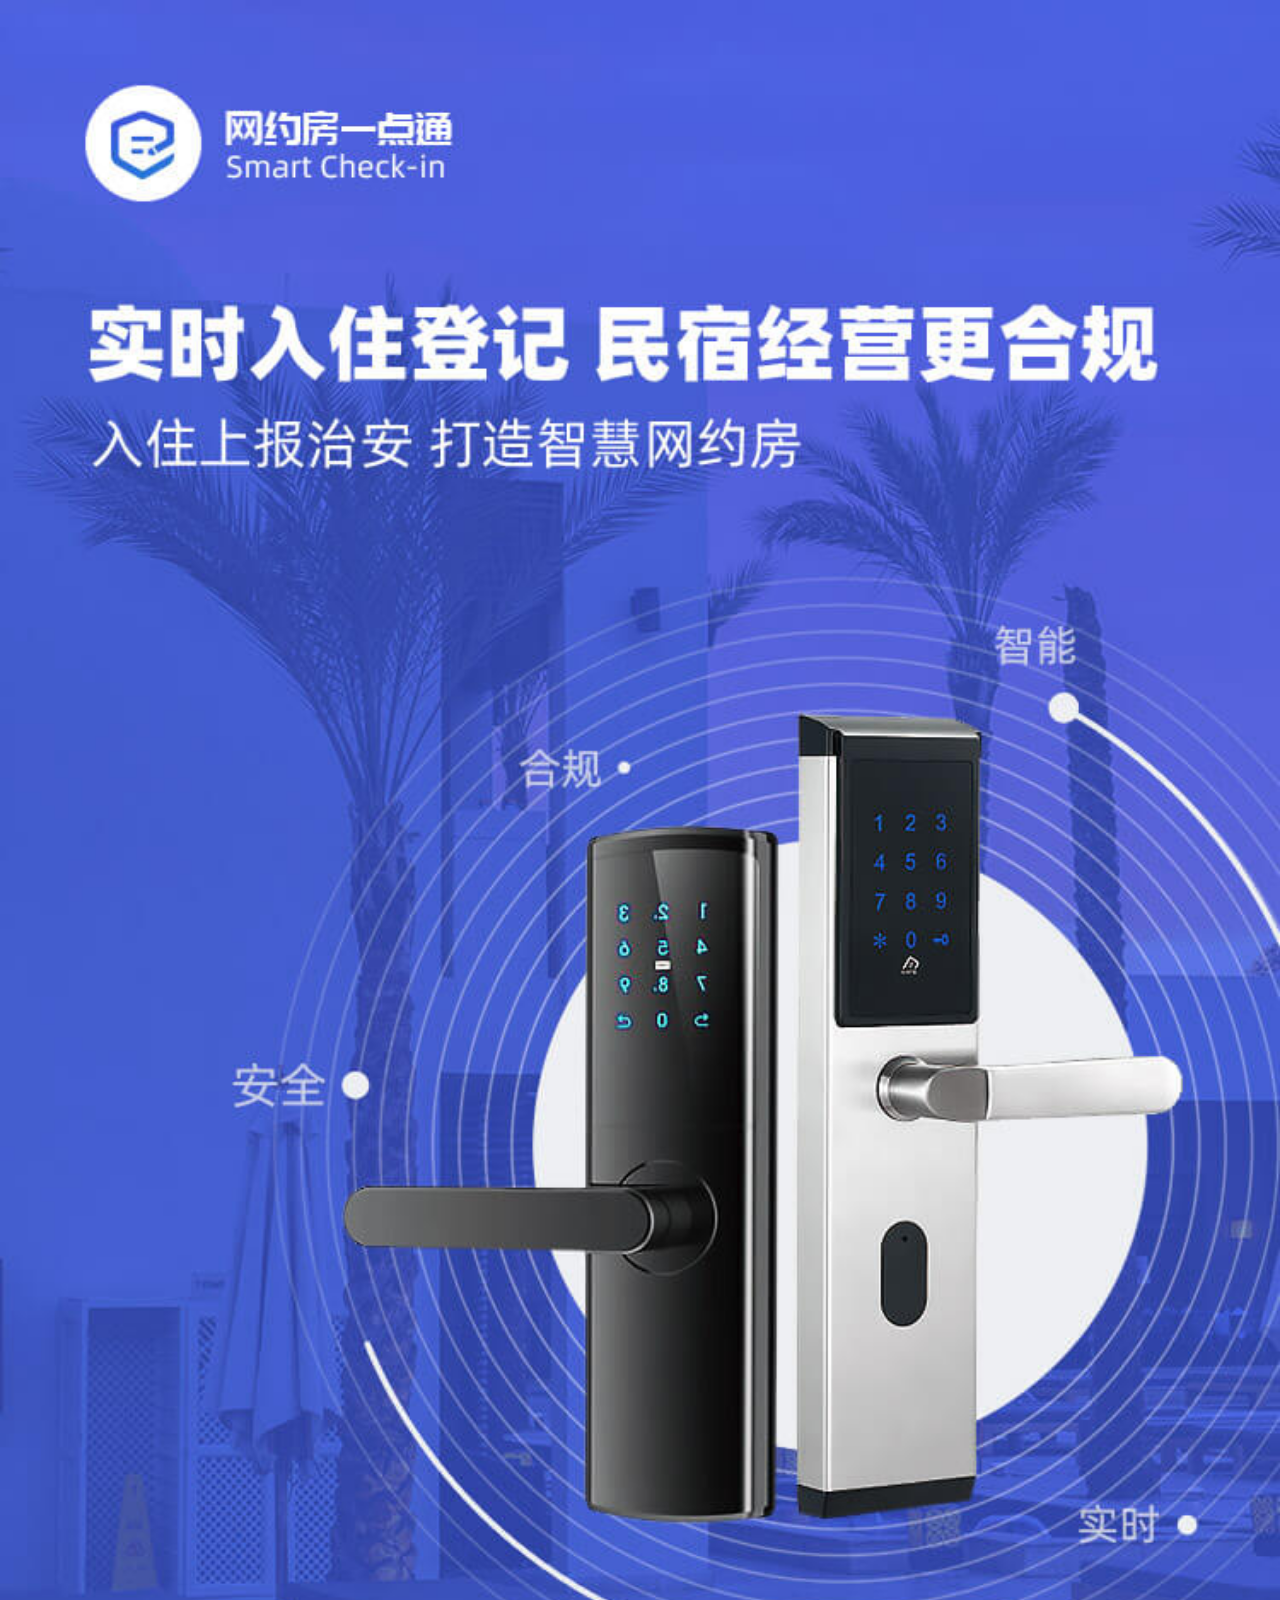
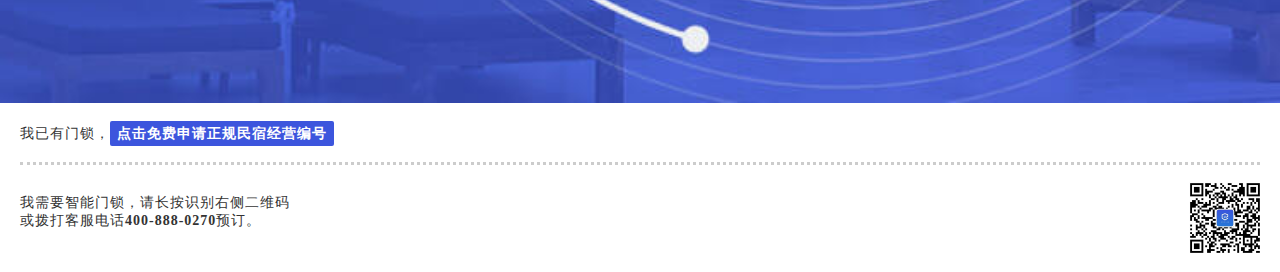
<file: index.html>
<!DOCTYPE html>
<html>
  <head>
    <meta charset="utf-8" />
    <meta content="telephone=no" name="format-detection" />
    <meta name="viewport" content="width=device-width, initial-scal=1.0,maxium-scale=1.0,user-scalable=no">
    <link rel="stylesheet" href="./public/index.css">
    <title>网约房一点通</title>
  </head>
  <body>
    <div>
        <img class="bg" src="./assets/flyer-bg.jpg" alt="">
        <div class="content"> 
          <div class="go-apply">
            <div>我已有门锁，</div>
            <div class="go-btn" onclick="goGuide()">点击免费申请正规民宿经营编号</div>
          </div>
          <div class="contact-us">
            <div class="contact-text">我需要智能门锁，请长按识别右侧二维码或拨打客服电话<span style="font-weight: bold;">400-888-0270</span>预订。</div>
            <img class="qr-code" src="./assets/QR-code-one.png">
          </div>
        </div>
    </div>
  </body>
  <script>
    function goGuide(){
      window.location.href = "./guide.html";
    }
  </script>
</html>
</file>
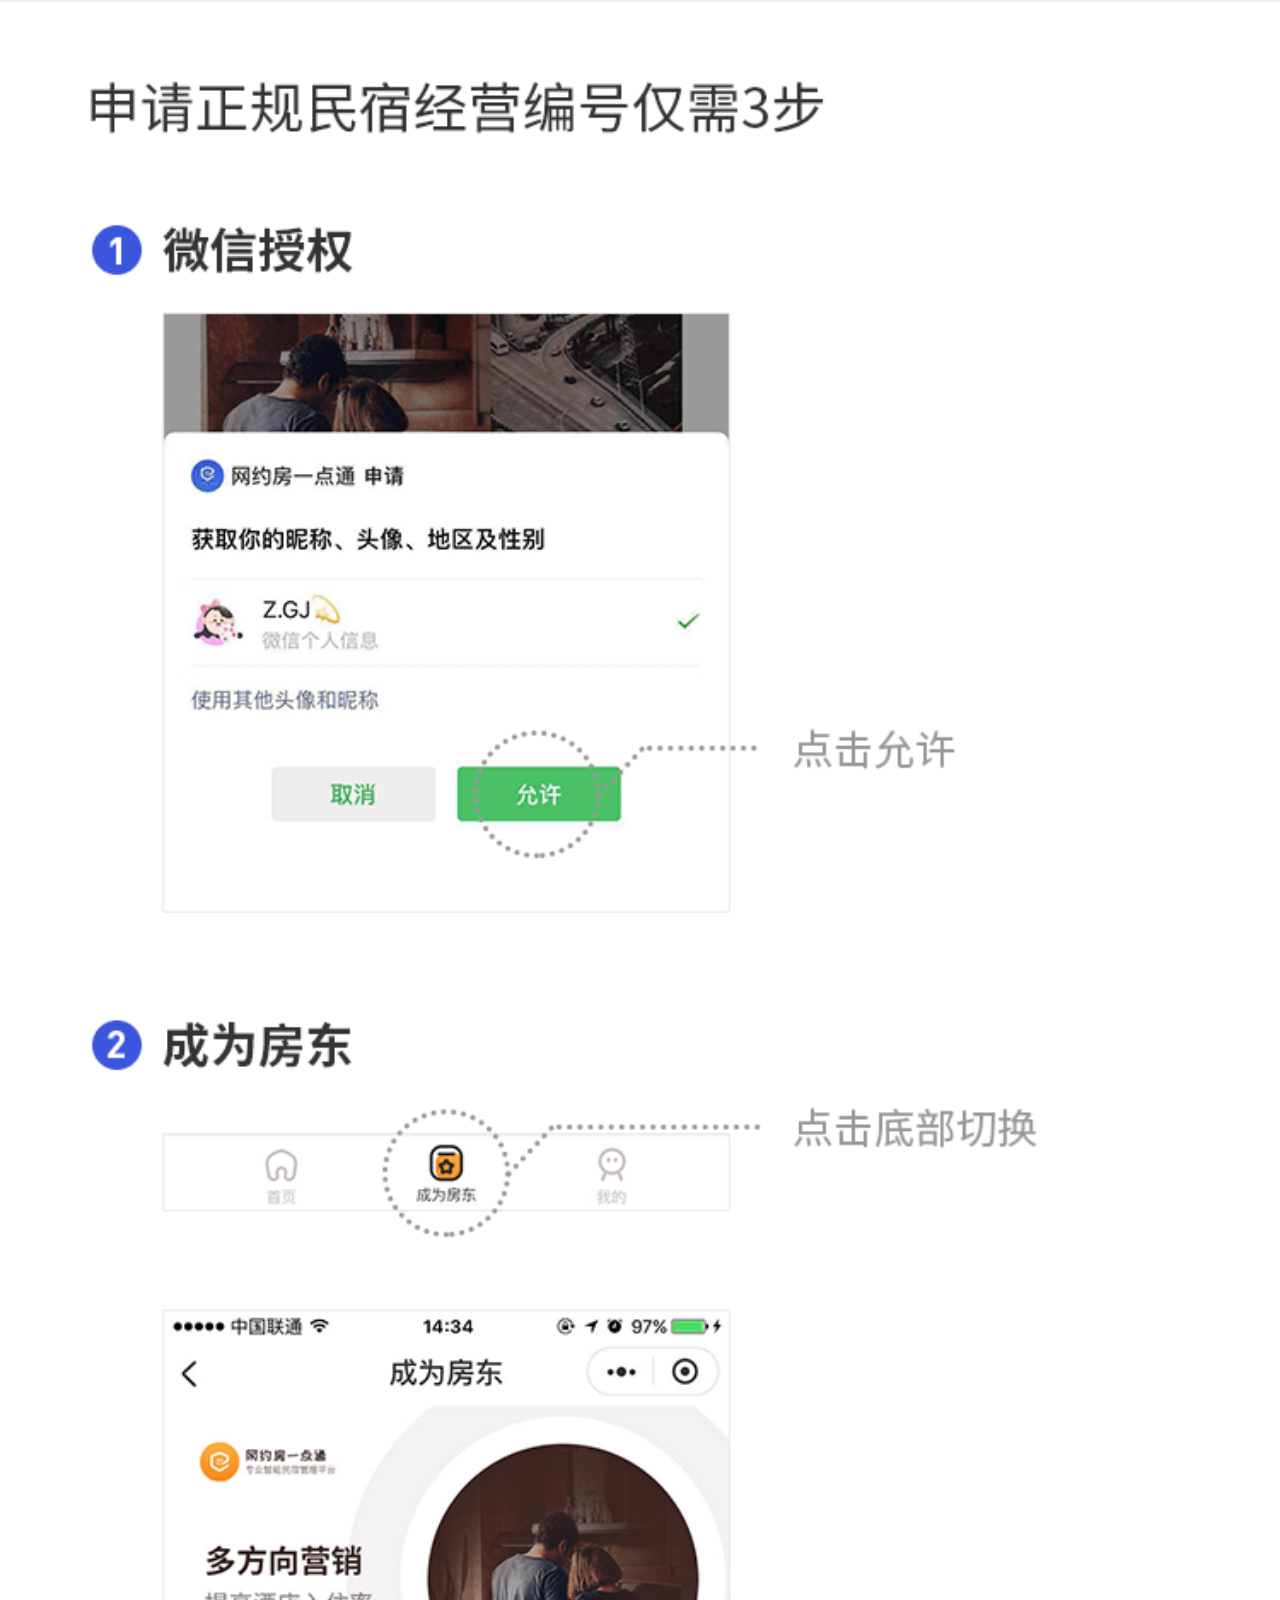
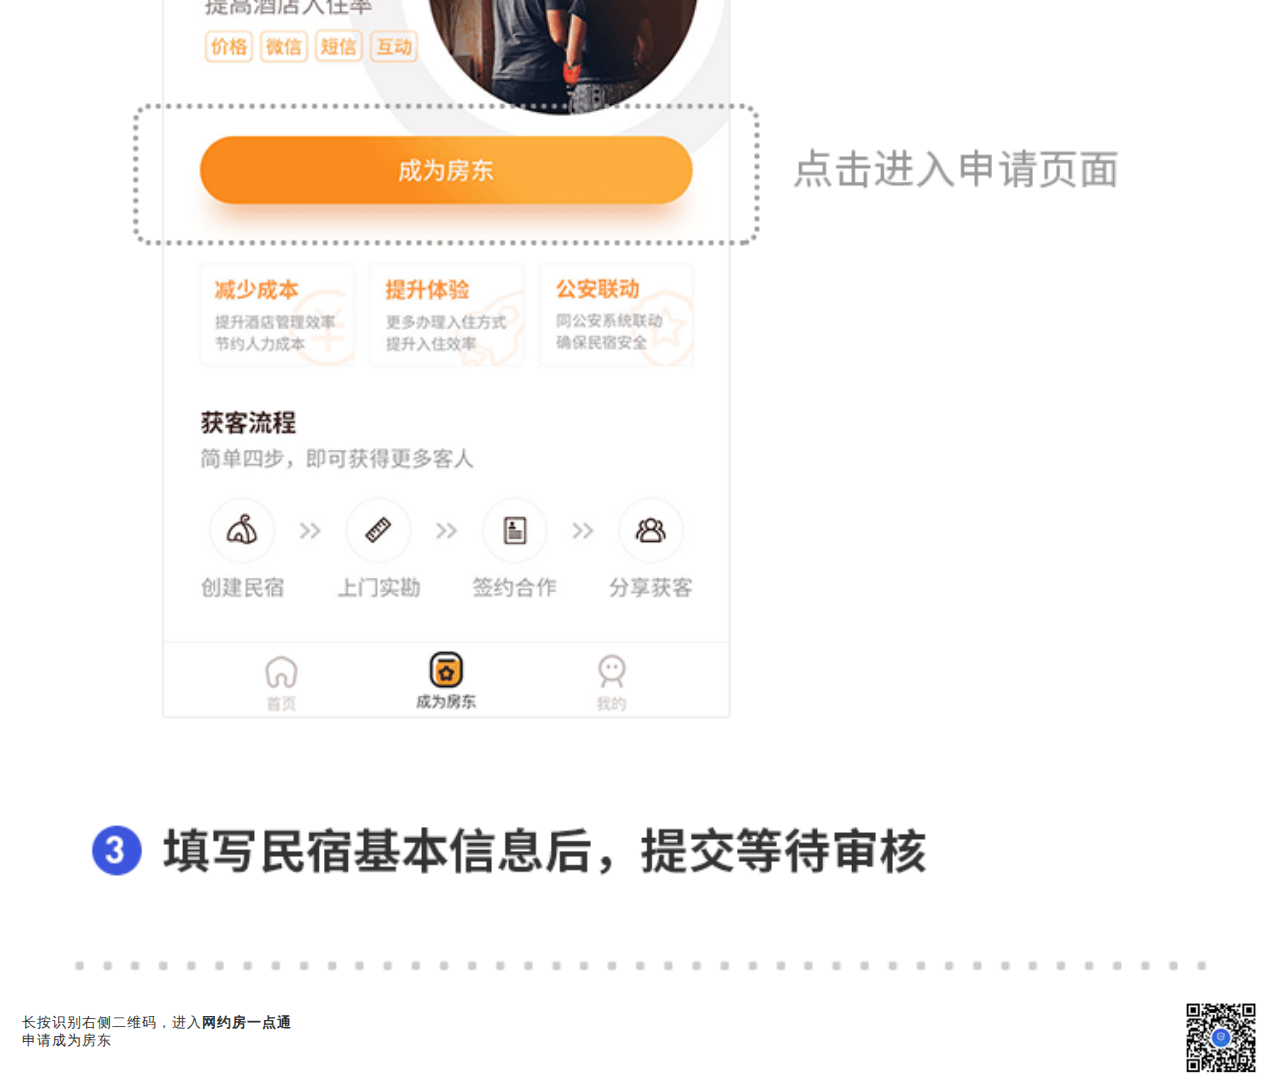
<file: guide.html>
<!DOCTYPE html>
<html>
  <head>
    <meta charset="utf-8" />
    <meta content="telephone=no" name="format-detection" />
    <meta name="viewport" content="width=device-width, initial-scal=1.0,maxium-scale=1.0,user-scalable=no">
    <link rel="stylesheet" href="./public/index.css">
    <script type="text/javascript" src="https://res.wx.qq.com/open/js/jweixin-1.3.2.js"></script>
    <title>网约房一点通</title>
  </head>
  <body>
    <div class="container">
      <img class="step" src="./assets/number-one.png">
      <img class="step" src="./assets/number-two.png">
      <!-- <img class="step" onclick="goOurMiniApp()" src="./assets/number-three.png"> -->
      <!-- 单独虚分割线 -->
      <img class="step" src="./assets/line.png">
      <div class="contact-us">
        <div class="contact-text">长按识别右侧二维码，进入<span style="font-weight: bold;">网约房一点通</span>申请成为房东</div>
        <img class="qr-code" src="./assets/QR-code.png">
      </div>
    </div>
  </body>
  <script>
    function goOurMiniApp(){
      wx.miniProgram.navigateTo({url: 'pages/index/index'})
    }
  </script>
</html>
</file>
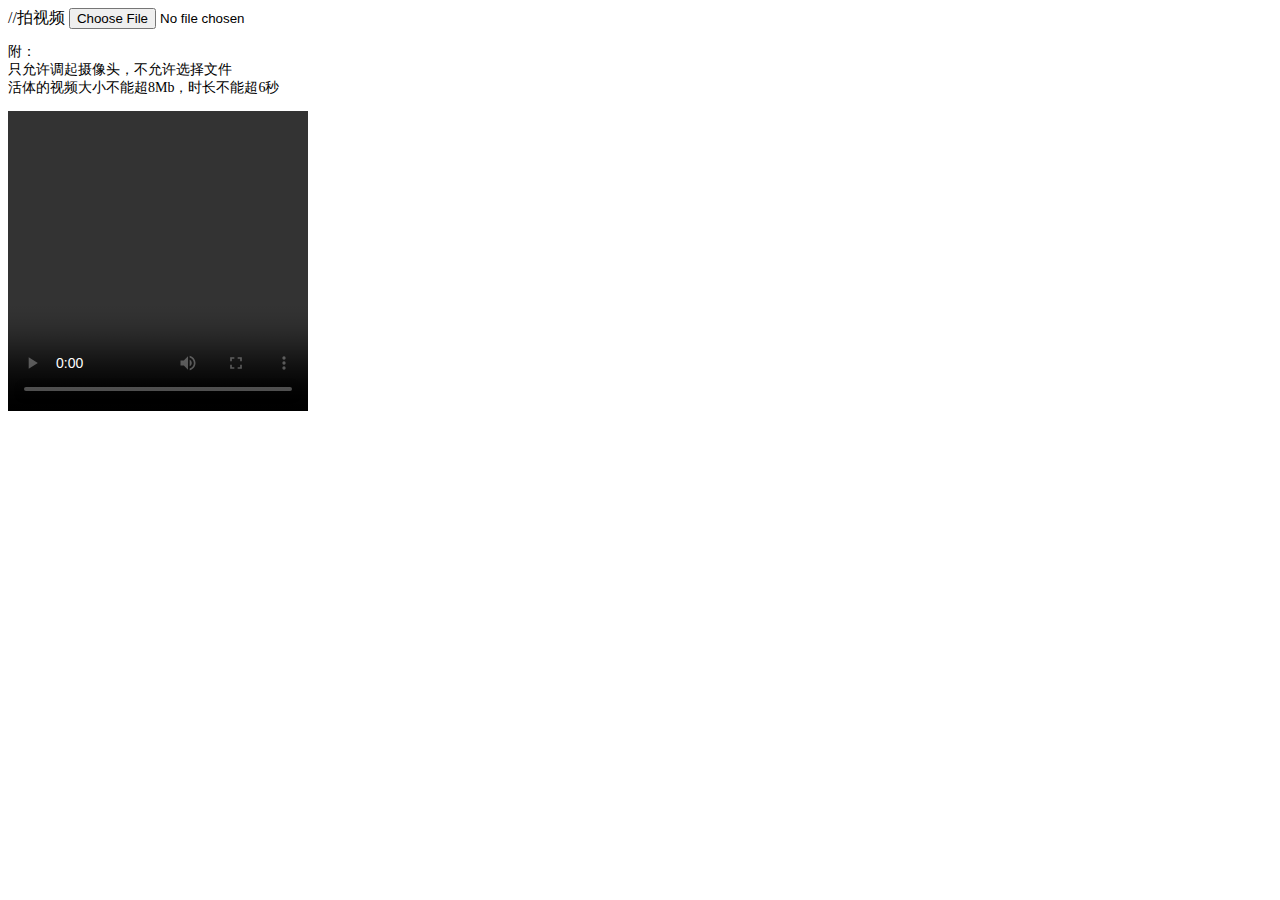
<file: demo/DEMO.html>
<!DOCTYPE HTML>
<html>


<head>

<meta charset="utf-8">

<!--<meta name="viewport" content="width=device-width, initial-scale=1, maximum-scale=1, minimum-scale=1, user-scalable=no, minimal-ui">-->

<meta name="viewport" content="initial-scale=1.0, maximum-scale=1.0, user-scalable=no" />

<meta name="HandheldFriendly" content="true" />

<meta name="MobileOptimized" content="320" />

<meta name="apple-mobile-web-app-capable" content="yes">

<meta name="apple-mobile-web-app-status-bar-style" content="black">

<title>input视频测试</title>

</head>


<body>

<!--拍照 <input id="myfile" type="file" name="file" accept="image#zs#" capture="camera"> -->
//拍视频

<!-- <input type="file" name="video" id="video-input" accept="video#zs#" capture="user" onchange="videoChange()" /> -->
<input type="file" name="video" id="video-input" accept="video/*" capture="camcorder" onchange="videoChange()">

<p style="font-size: 14px">附：
<br>只允许调起摄像头，不允许选择文件

<br>活体的视频大小不能超8Mb，时长不能超6秒

<br><span id='info'></span>

</p>

<video id="video" width='300' height="300" controls autoplay></video>


<script type="text/javascript">

function videoChange() {

var file = document.getElementById('video-input').files[0];

var fileSize = (Math.round(file.size / 1024)).toFixed();

document.getElementById('info').innerHTML += "所录视频大小约为：" + (fileSize / 1024).toFixed(2) + "Mb";


var url = URL.createObjectURL(file);

console.log(url);

document.getElementById("video").src = url;

}

</script>

</body>


</html>
</file>
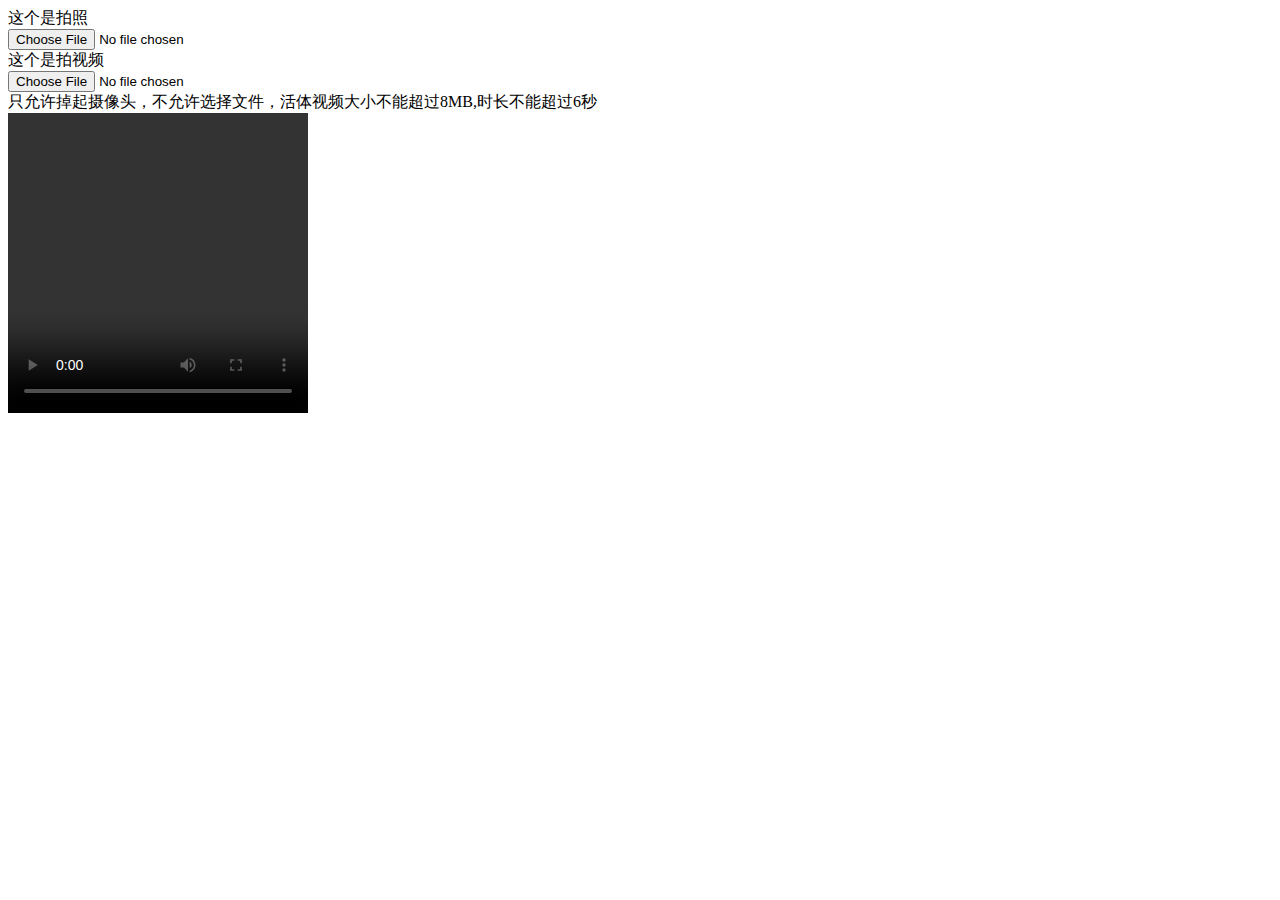
<file: demo/活体DEMO.html>
<!DOCTYPE html>
<html>
  <head>
    <meta charset="utf-8">
    <meta name="viewport" content="initial-scale=1.0, maximum-scale=1.0, user-scalable=no" />

    <meta name="HandheldFriendly" content="true" />

    <meta name="MobileOptimized" content="320" />

    <meta name="apple-mobile-web-app-capable" content="yes">

    <meta name="apple-mobile-web-app-status-bar-style" content="black">

    <title>input视频测试</title>

  </head>
  <body>
    <span>这个是拍照</span><br>
    <input type="file" accept="image#zs#" capture="camera"><br>
    <span>这个是拍视频</span><br>
    <input type="file" name="video-input" accept="video#zs#" capture="user" onchange="videoChange()"><br>
    <span>只允许掉起摄像头，不允许选择文件，活体视频大小不能超过8MB,时长不能超过6秒</span><br>
    <video id="video" width='300' height="300" controls autoplay></video><br>
    <span id='info'></span>
  </body>
  <script>
    function videoChange(){
      var file = document.getElementById('video-input').files[0];
      var fileSize = (Math.round(file.size/1024)).toFixed();
      document.getElementById('info').innerHTML += "所录制视频大小约为："+(fileSize/1024).toFixed(2)+"Mb";
      var url = URL.createObjectURL('file');
      console.log(url);
      document.getElementById('video').src = url;
    }
  
  </script>
</html>
</file>
<file: public/index.css>
*{  
  /* 控制元素在移动设备上使用滚动回弹效果 */
  -webkit-overflow-scrolling: touch; 
}

/* 字体响应式*/
@media screen and (max-width: 320px) {
  html {
        font-size: 13px;
    }
}

@media screen and (min-width: 321px) and (max-width: 400px) {
  html {
        font-size: 14px;
    }
}

@media screen and (min-width: 400px) {
  html {
        font-size: 16px;
    }
}
body{
  margin: 0px;
  padding: 0px;
  width: 100%;
  height: 100%;
  overflow-x: hidden;
  color: #333333;
  background: #fff;
  font-family:"SimHei";
}
/* index.html */
.bg{
  width: 100%;
  height: auto;
}
.content .go-apply{
  height: 2.5625rem;
  font-size: 0.875rem;
  line-height: 1.5625rem;
  letter-spacing: 1px;
  border-bottom: 3px dotted #ccc;
  margin: 0.85rem  1.25rem 0 1.25rem;
  position: relative;
}
.content .go-apply div{
  display: inline-block;
}
.content .go-apply .go-btn{
  width: 14rem;
  height: 1.5625rem;
  border-radius: 2px;
  background-color:#3c55dd;
  color:#fff;
  font-weight: bold;
  text-align: center;
  position: absolute;
}
.contact-us{
  display: flex;  
  justify-content: space-between;
  align-items: center;
  margin:0.85rem 1.25rem 0.85rem 1.25rem;
}
.contact-us .contact-text{
  max-width:17rem;
  display: inline-block;
  font-size: 0.875rem;
  height: 2rem;
  letter-spacing: 1px;
  position: relative;
  margin-top: -1rem;
}
.contact-us .qr-code{
  width: 5rem;
  height: 5rem;
  position: relative;
  right: -0.3125rem;
}
/* guide.html */
.container .step{
  width: 100%;
  height: auto;
}
.container .contact-us{
  margin:0.85rem 1.48rem 0.85rem 1.38rem;
}
</file>
